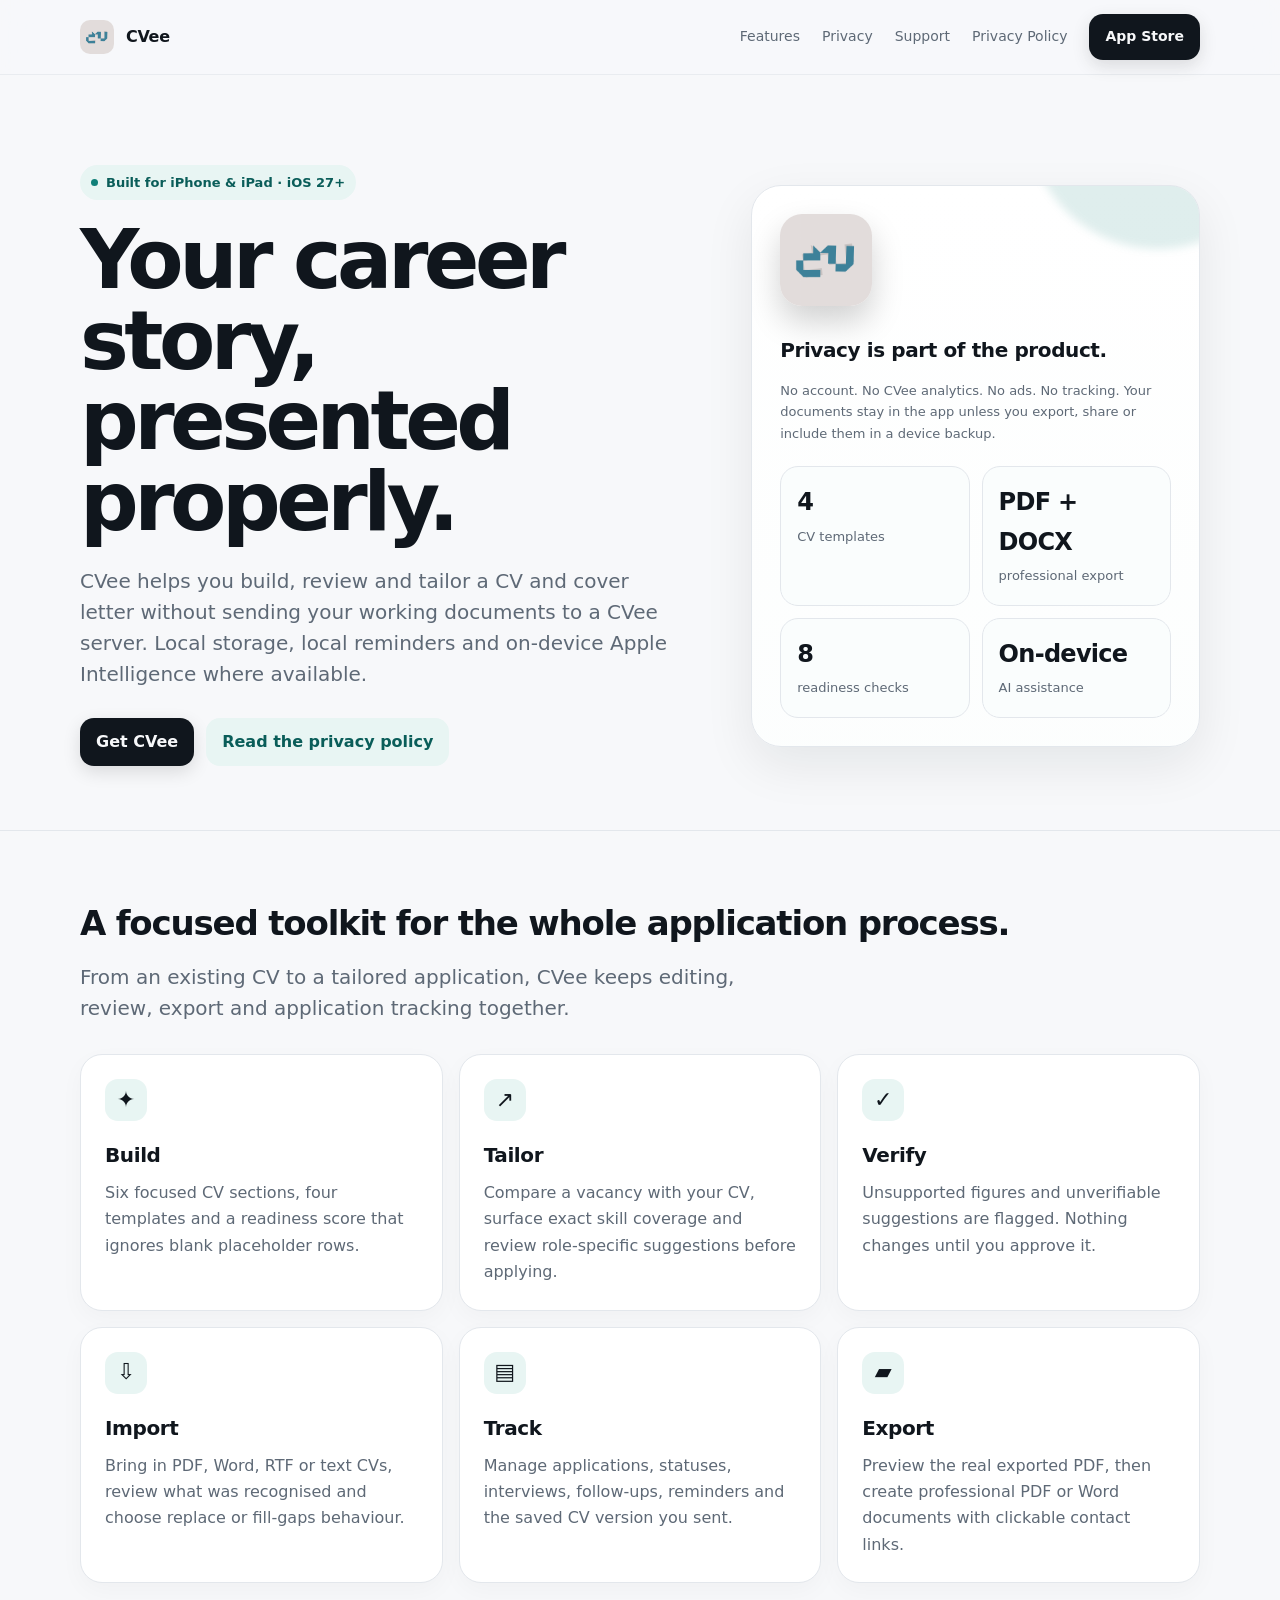
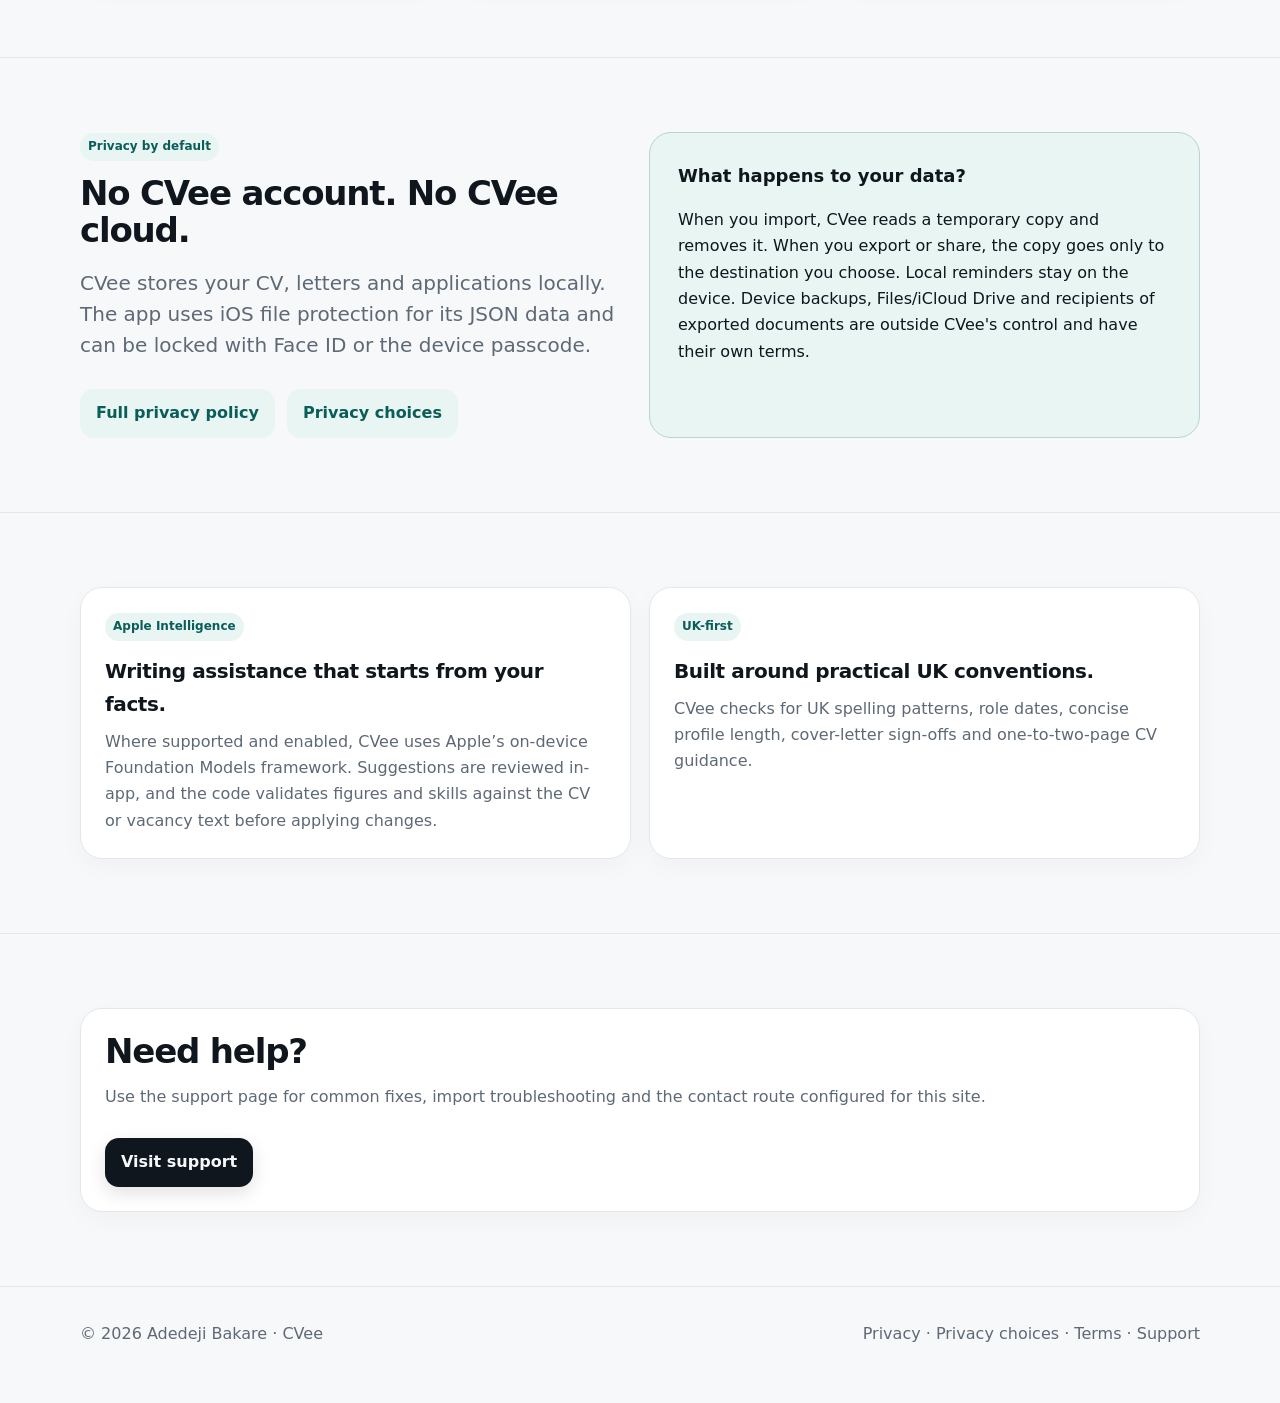
<file: docs/index.html>
<!doctype html><html lang="en-GB"><head><meta charset="utf-8"><meta name="viewport" content="width=device-width,initial-scale=1"><title>CVee — Private, on-device CV writing</title><meta name="description" content="CVee is a private CV and cover-letter builder for iPhone and iPad, with on-device Apple Intelligence features."><link rel="stylesheet" href="styles.css"><link rel="icon" href="assets/cvee-icon.png"></head><body><nav class="nav"><div class="wrap navin"><a class="brand" href="index.html"><img src="assets/cvee-icon.png" alt="CVee app icon"><span>CVee</span></a><div class="links"><a href="index.html#features">Features</a><a href="index.html#privacy">Privacy</a><a href="support.html">Support</a><a href="privacy.html">Privacy Policy</a><a class="button" href="https://apps.apple.com/" aria-label="Open App Store">App Store</a></div></div></nav><main>
<section class="wrap hero"><div><span class="eyebrow"><span class="dot"></span> Built for iPhone &amp; iPad · iOS 27+</span><h1>Your career story, presented properly.</h1><p class="lead">CVee helps you build, review and tailor a CV and cover letter without sending your working documents to a CVee server. Local storage, local reminders and on-device Apple Intelligence where available.</p><div class="actions"><a class="button" href="https://apps.apple.com/">Get CVee</a><a class="button alt" href="privacy.html">Read the privacy policy</a></div></div><div class="hero-card"><img class="appicon" src="assets/cvee-icon.png" alt="CVee icon"><h3 style="margin-top:20px">Privacy is part of the product.</h3><p class="small">No account. No CVee analytics. No ads. No tracking. Your documents stay in the app unless you export, share or include them in a device backup.</p><div class="metric"><div><strong>4</strong><span>CV templates</span></div><div><strong>PDF + DOCX</strong><span>professional export</span></div><div><strong>8</strong><span>readiness checks</span></div><div><strong>On-device</strong><span>AI assistance</span></div></div></div></section>
<section class="section muted" id="features"><div class="wrap"><h2>A focused toolkit for the whole application process.</h2><p class="lead">From an existing CV to a tailored application, CVee keeps editing, review, export and application tracking together.</p><div class="grid" style="margin-top:30px"><article class="card"><div class="icon">✦</div><h3>Build</h3><p>Six focused CV sections, four templates and a readiness score that ignores blank placeholder rows.</p></article><article class="card"><div class="icon">↗</div><h3>Tailor</h3><p>Compare a vacancy with your CV, surface exact skill coverage and review role-specific suggestions before applying.</p></article><article class="card"><div class="icon">✓</div><h3>Verify</h3><p>Unsupported figures and unverifiable suggestions are flagged. Nothing changes until you approve it.</p></article><article class="card"><div class="icon">⇩</div><h3>Import</h3><p>Bring in PDF, Word, RTF or text CVs, review what was recognised and choose replace or fill-gaps behaviour.</p></article><article class="card"><div class="icon">▤</div><h3>Track</h3><p>Manage applications, statuses, interviews, follow-ups, reminders and the saved CV version you sent.</p></article><article class="card"><div class="icon">▰</div><h3>Export</h3><p>Preview the real exported PDF, then create professional PDF or Word documents with clickable contact links.</p></article></div></div></section>
<section class="section" id="privacy"><div class="wrap split"><div><span class="tag">Privacy by default</span><h2 style="margin-top:14px">No CVee account. No CVee cloud.</h2><p class="lead">CVee stores your CV, letters and applications locally. The app uses iOS file protection for its JSON data and can be locked with Face ID or the device passcode.</p><div class="actions"><a class="button alt" href="privacy.html">Full privacy policy</a><a class="button alt" href="privacy-choices.html">Privacy choices</a></div></div><div class="quote"><strong>What happens to your data?</strong><p>When you import, CVee reads a temporary copy and removes it. When you export or share, the copy goes only to the destination you choose. Local reminders stay on the device. Device backups, Files/iCloud Drive and recipients of exported documents are outside CVee's control and have their own terms.</p></div></div></section>
<section class="section muted"><div class="wrap split"><div class="card"><span class="tag">Apple Intelligence</span><h3 style="margin-top:14px">Writing assistance that starts from your facts.</h3><p>Where supported and enabled, CVee uses Apple’s on-device Foundation Models framework. Suggestions are reviewed in-app, and the code validates figures and skills against the CV or vacancy text before applying changes.</p></div><div class="card"><span class="tag">UK-first</span><h3 style="margin-top:14px">Built around practical UK conventions.</h3><p>CVee checks for UK spelling patterns, role dates, concise profile length, cover-letter sign-offs and one-to-two-page CV guidance.</p></div></div></section>
<section class="section"><div class="wrap"><div class="card"><h2>Need help?</h2><p>Use the support page for common fixes, import troubleshooting and the contact route configured for this site.</p><div class="actions"><a class="button" href="support.html">Visit support</a></div></div></div></section>
</main><footer class="footer"><div class="wrap footerin"><div>© 2026 Adedeji Bakare · CVee</div><div><a href="privacy.html">Privacy</a> · <a href="privacy-choices.html">Privacy choices</a> · <a href="terms.html">Terms</a> · <a href="support.html">Support</a></div></div></footer></body></html>
</file>
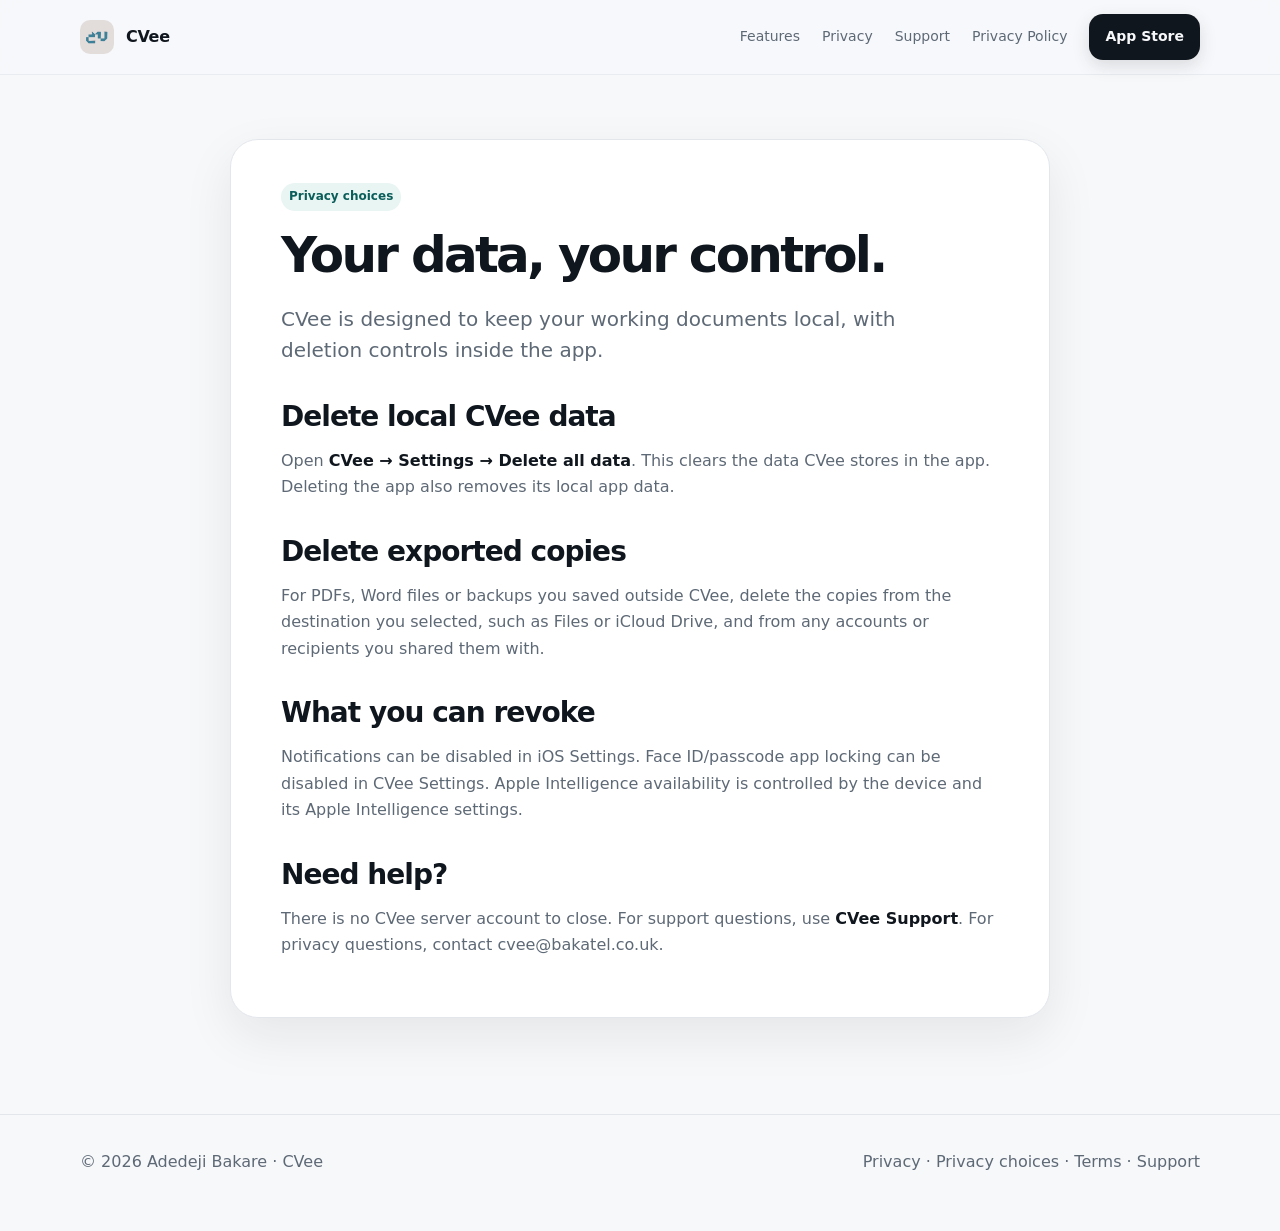
<file: docs/privacy-choices.html>
<!doctype html><html lang="en-GB"><head><meta charset="utf-8"><meta name="viewport" content="width=device-width,initial-scale=1"><title>CVee Privacy Choices</title><link rel="stylesheet" href="styles.css"><link rel="icon" href="assets/cvee-icon.png"></head><body><nav class="nav"><div class="wrap navin"><a class="brand" href="index.html"><img src="assets/cvee-icon.png" alt="CVee app icon"><span>CVee</span></a><div class="links"><a href="index.html#features">Features</a><a href="index.html#privacy">Privacy</a><a href="support.html">Support</a><a href="privacy.html">Privacy Policy</a><a class="button" href="https://apps.apple.com/" aria-label="Open App Store">App Store</a></div></div></nav><main class="doc"><div class="wrap"><article class="doc-shell"><span class="tag">Privacy choices</span><h1>Your data, your control.</h1><p class="lead">CVee is designed to keep your working documents local, with deletion controls inside the app.</p><h2>Delete local CVee data</h2><p>Open <strong>CVee → Settings → Delete all data</strong>. This clears the data CVee stores in the app. Deleting the app also removes its local app data.</p><h2>Delete exported copies</h2><p>For PDFs, Word files or backups you saved outside CVee, delete the copies from the destination you selected, such as Files or iCloud Drive, and from any accounts or recipients you shared them with.</p><h2>What you can revoke</h2><p>Notifications can be disabled in iOS Settings. Face ID/passcode app locking can be disabled in CVee Settings. Apple Intelligence availability is controlled by the device and its Apple Intelligence settings.</p><h2>Need help?</h2><p>There is no CVee server account to close. For support questions, use <a href="support.html"><strong>CVee Support</strong></a>. For privacy questions, contact <a href="mailto:cvee@bakatel.co.uk">cvee@bakatel.co.uk</a>.</p></article></div></main><footer class="footer"><div class="wrap footerin"><div>© 2026 Adedeji Bakare · CVee</div><div><a href="privacy.html">Privacy</a> · <a href="privacy-choices.html">Privacy choices</a> · <a href="terms.html">Terms</a> · <a href="support.html">Support</a></div></div></footer></body></html>
</file>
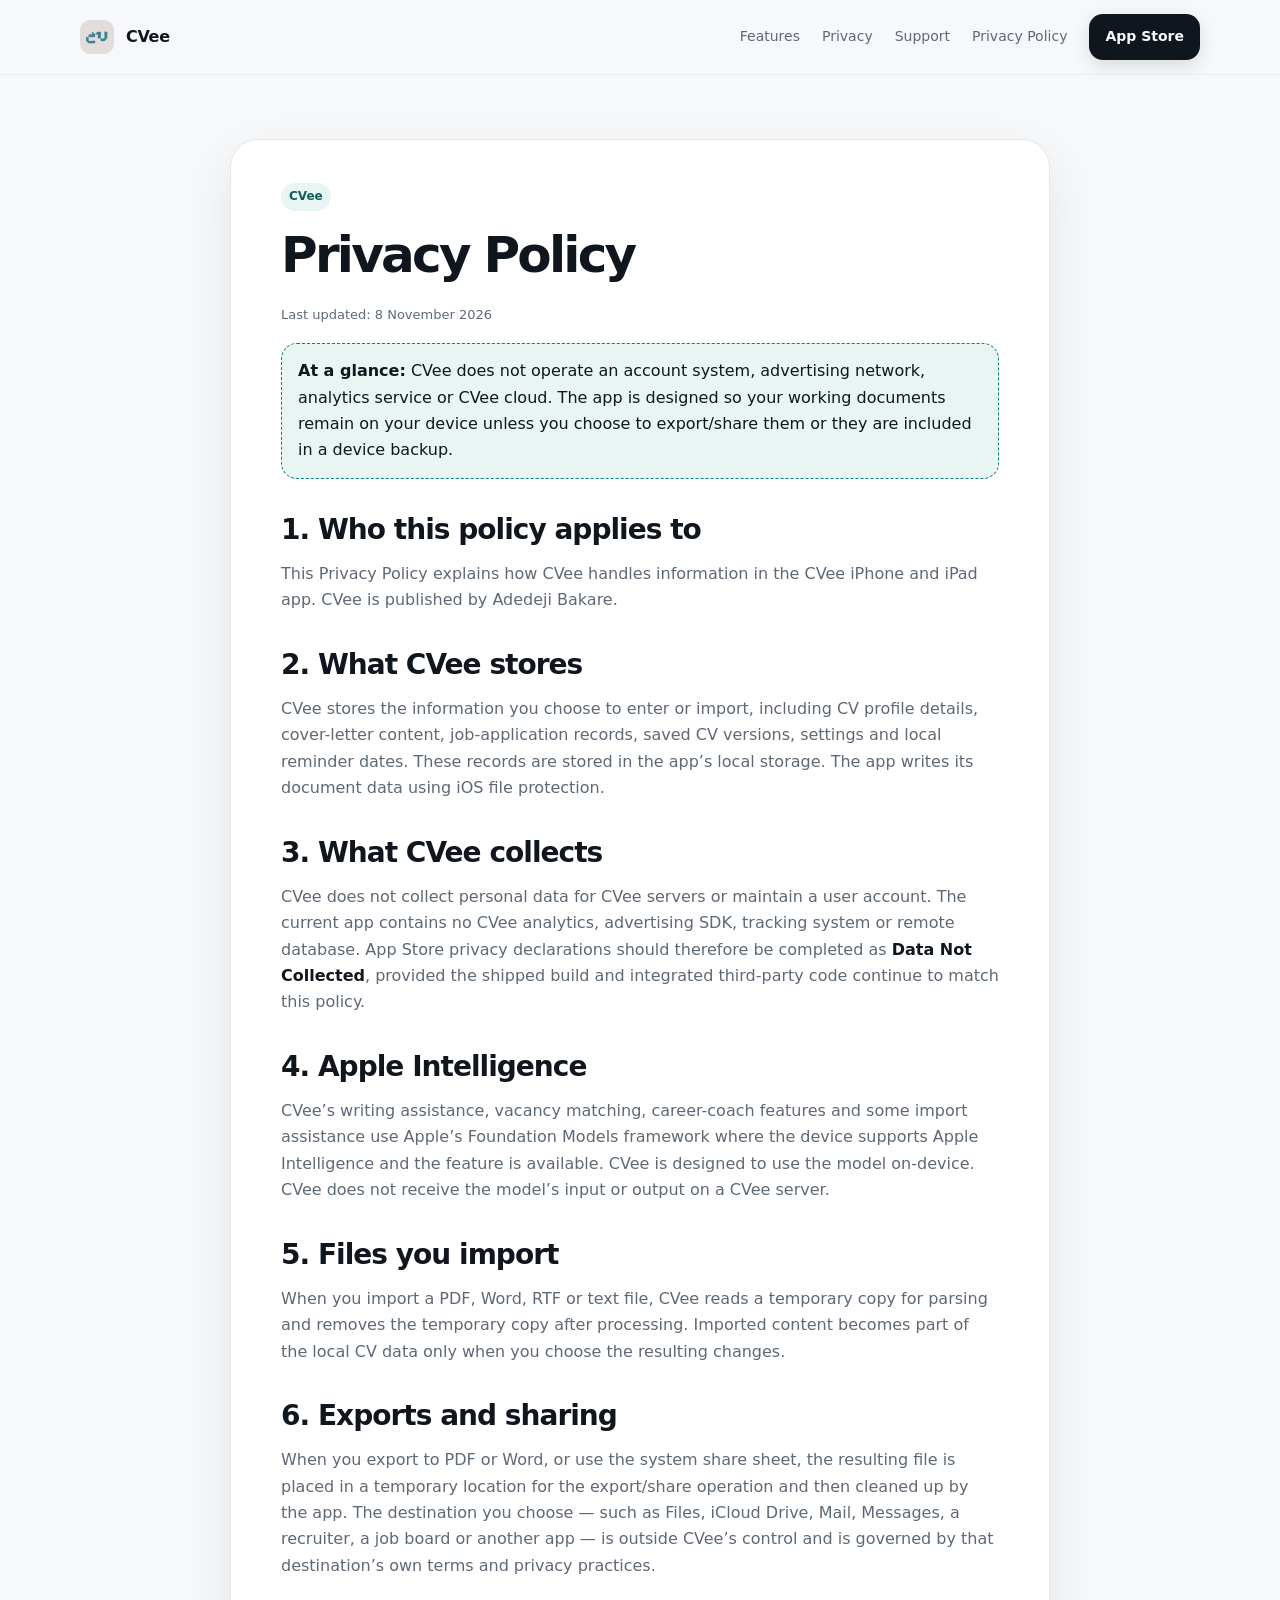
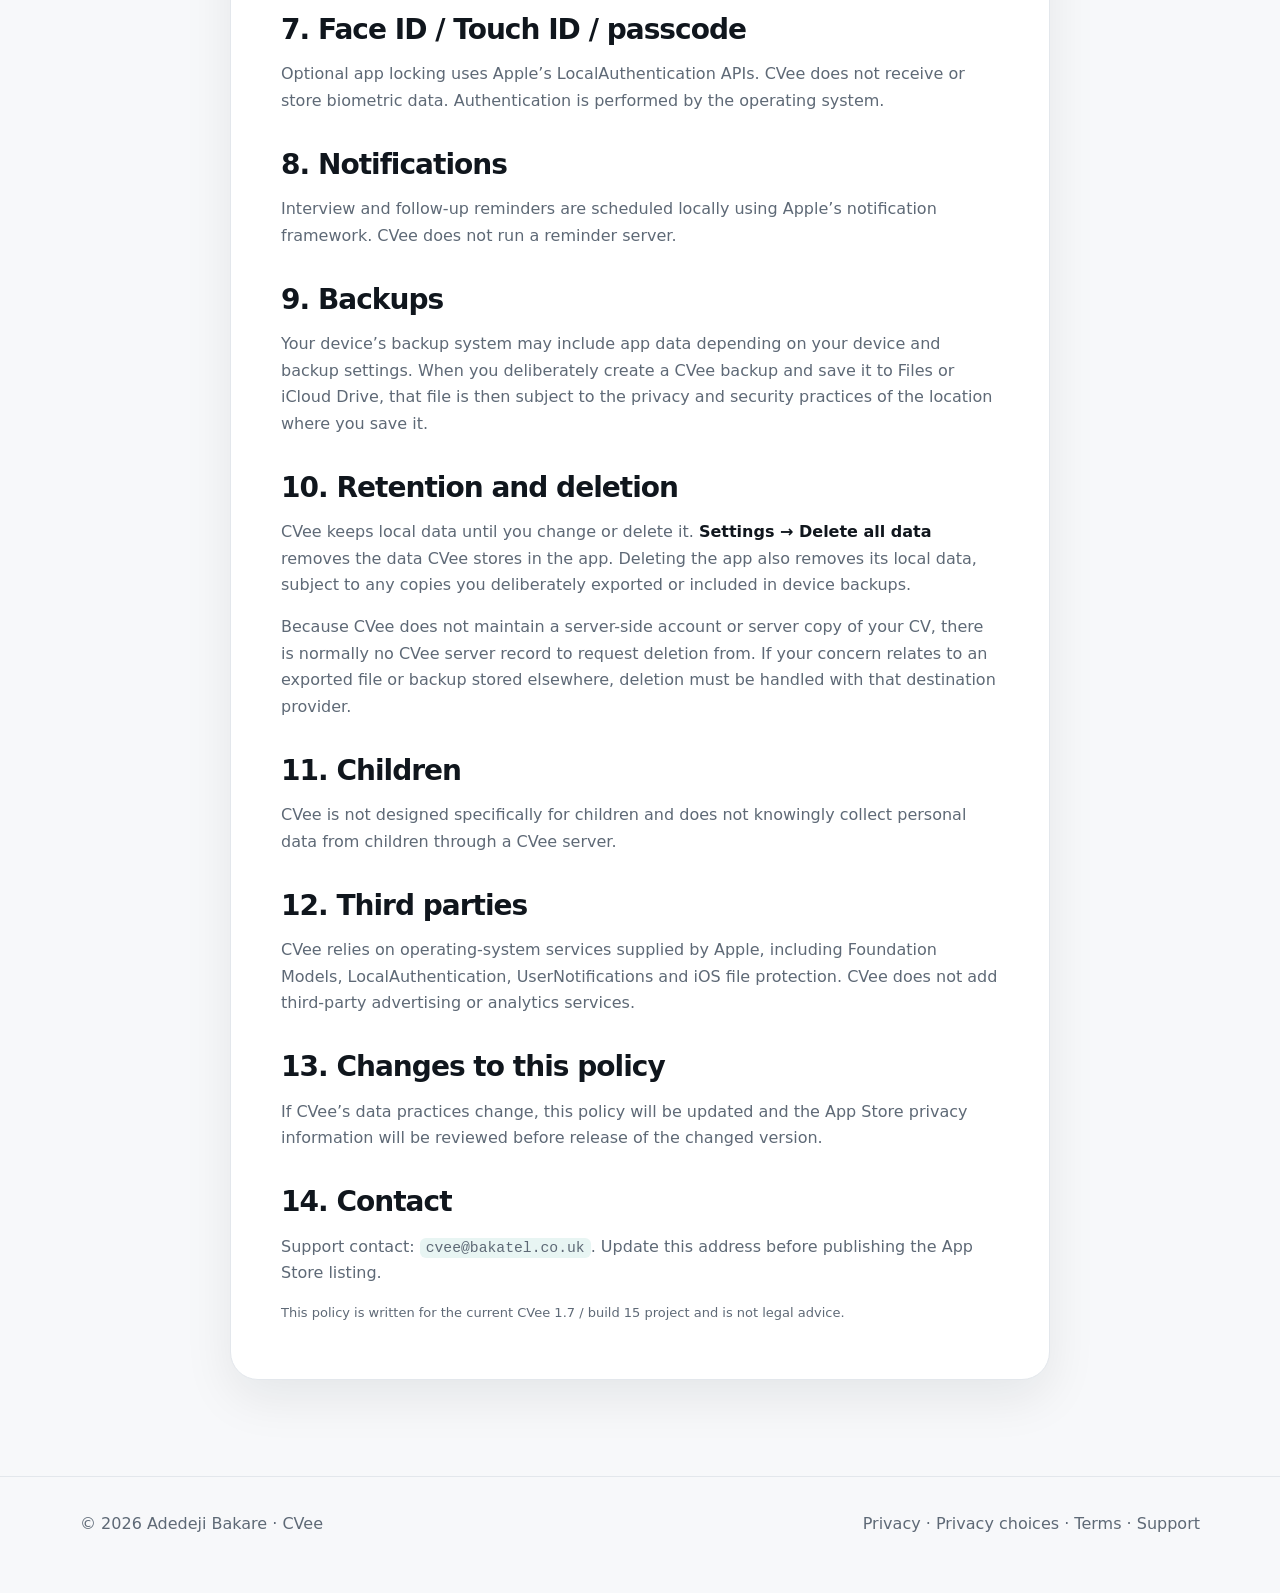
<file: docs/privacy.html>
<!doctype html><html lang="en-GB"><head><meta charset="utf-8"><meta name="viewport" content="width=device-width,initial-scale=1"><title>CVee Privacy Policy</title><meta name="description" content="CVee Privacy Policy"><link rel="stylesheet" href="styles.css"><link rel="icon" href="assets/cvee-icon.png"></head><body><nav class="nav"><div class="wrap navin"><a class="brand" href="index.html"><img src="assets/cvee-icon.png" alt="CVee app icon"><span>CVee</span></a><div class="links"><a href="index.html#features">Features</a><a href="index.html#privacy">Privacy</a><a href="support.html">Support</a><a href="privacy.html">Privacy Policy</a><a class="button" href="https://apps.apple.com/" aria-label="Open App Store">App Store</a></div></div></nav><main class="doc"><div class="wrap"><article class="doc-shell"><span class="tag">CVee</span><h1>Privacy Policy</h1><p class="small">Last updated: 8 November 2026</p><div class="notice"><strong>At a glance:</strong> CVee does not operate an account system, advertising network, analytics service or CVee cloud. The app is designed so your working documents remain on your device unless you choose to export/share them or they are included in a device backup.</div>
<h2>1. Who this policy applies to</h2><p>This Privacy Policy explains how CVee handles information in the CVee iPhone and iPad app. CVee is published by Adedeji Bakare.</p>
<h2>2. What CVee stores</h2><p>CVee stores the information you choose to enter or import, including CV profile details, cover-letter content, job-application records, saved CV versions, settings and local reminder dates. These records are stored in the app’s local storage. The app writes its document data using iOS file protection.</p>
<h2>3. What CVee collects</h2><p>CVee does not collect personal data for CVee servers or maintain a user account. The current app contains no CVee analytics, advertising SDK, tracking system or remote database. App Store privacy declarations should therefore be completed as <strong>Data Not Collected</strong>, provided the shipped build and integrated third-party code continue to match this policy.</p>
<h2>4. Apple Intelligence</h2><p>CVee’s writing assistance, vacancy matching, career-coach features and some import assistance use Apple’s Foundation Models framework where the device supports Apple Intelligence and the feature is available. CVee is designed to use the model on-device. CVee does not receive the model’s input or output on a CVee server.</p>
<h2>5. Files you import</h2><p>When you import a PDF, Word, RTF or text file, CVee reads a temporary copy for parsing and removes the temporary copy after processing. Imported content becomes part of the local CV data only when you choose the resulting changes.</p>
<h2>6. Exports and sharing</h2><p>When you export to PDF or Word, or use the system share sheet, the resulting file is placed in a temporary location for the export/share operation and then cleaned up by the app. The destination you choose — such as Files, iCloud Drive, Mail, Messages, a recruiter, a job board or another app — is outside CVee’s control and is governed by that destination’s own terms and privacy practices.</p>
<h2>7. Face ID / Touch ID / passcode</h2><p>Optional app locking uses Apple’s LocalAuthentication APIs. CVee does not receive or store biometric data. Authentication is performed by the operating system.</p>
<h2>8. Notifications</h2><p>Interview and follow-up reminders are scheduled locally using Apple’s notification framework. CVee does not run a reminder server.</p>
<h2>9. Backups</h2><p>Your device’s backup system may include app data depending on your device and backup settings. When you deliberately create a CVee backup and save it to Files or iCloud Drive, that file is then subject to the privacy and security practices of the location where you save it.</p>
<h2>10. Retention and deletion</h2><p>CVee keeps local data until you change or delete it. <strong>Settings → Delete all data</strong> removes the data CVee stores in the app. Deleting the app also removes its local data, subject to any copies you deliberately exported or included in device backups.</p><p>Because CVee does not maintain a server-side account or server copy of your CV, there is normally no CVee server record to request deletion from. If your concern relates to an exported file or backup stored elsewhere, deletion must be handled with that destination provider.</p>
<h2>11. Children</h2><p>CVee is not designed specifically for children and does not knowingly collect personal data from children through a CVee server.</p>
<h2>12. Third parties</h2><p>CVee relies on operating-system services supplied by Apple, including Foundation Models, LocalAuthentication, UserNotifications and iOS file protection. CVee does not add third-party advertising or analytics services.</p>
<h2>13. Changes to this policy</h2><p>If CVee’s data practices change, this policy will be updated and the App Store privacy information will be reviewed before release of the changed version.</p>
<h2>14. Contact</h2><p>Support contact: <code>cvee@bakatel.co.uk</code>. Update this address before publishing the App Store listing.</p>
<p class="small">This policy is written for the current CVee 1.7 / build 15 project and is not legal advice.</p></article></div></main><footer class="footer"><div class="wrap footerin"><div>© 2026 Adedeji Bakare · CVee</div><div><a href="privacy.html">Privacy</a> · <a href="privacy-choices.html">Privacy choices</a> · <a href="terms.html">Terms</a> · <a href="support.html">Support</a></div></div></footer></body></html>
</file>
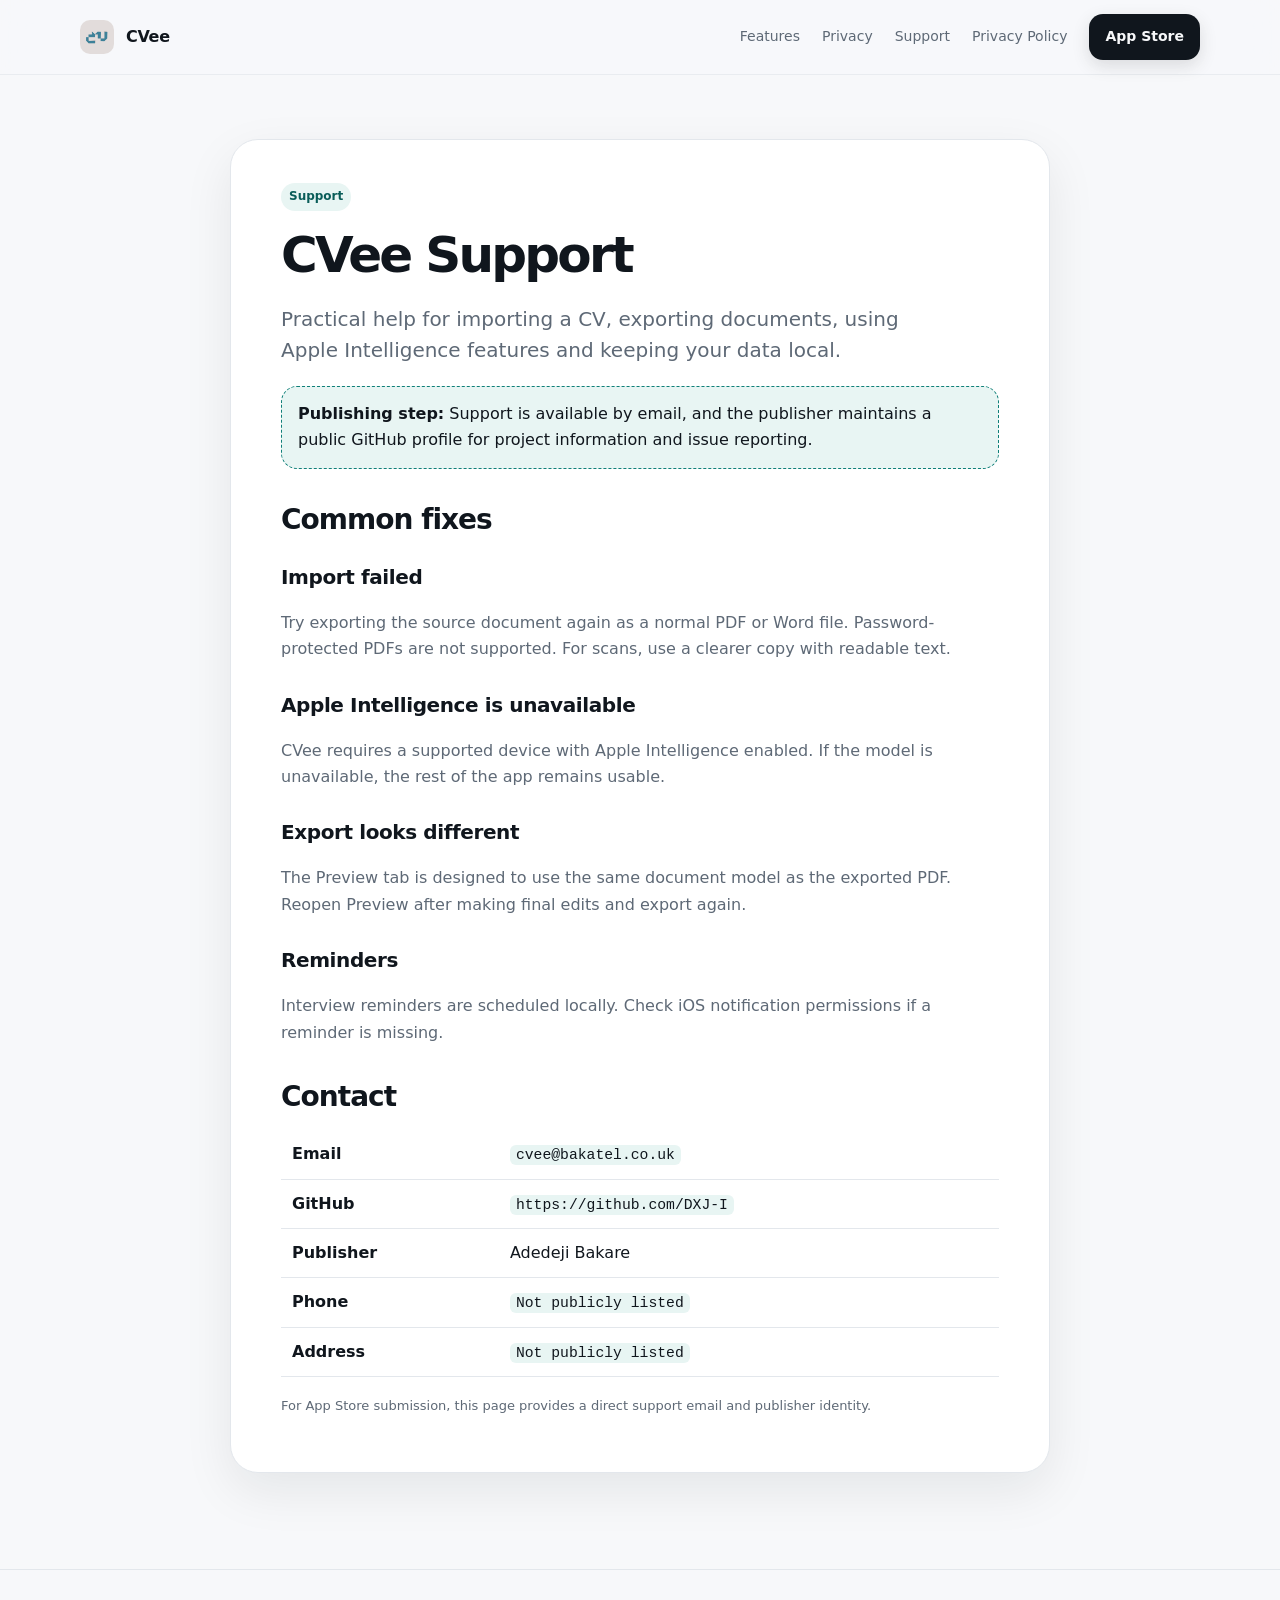
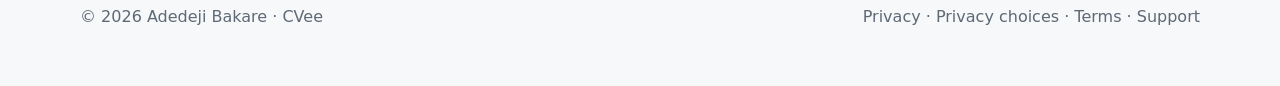
<file: docs/support.html>
<!doctype html><html lang="en-GB"><head><meta charset="utf-8"><meta name="viewport" content="width=device-width,initial-scale=1"><title>CVee Support</title><meta name="description" content="CVee support, troubleshooting and contact information"><link rel="stylesheet" href="styles.css"><link rel="icon" href="assets/cvee-icon.png"></head><body><nav class="nav"><div class="wrap navin"><a class="brand" href="index.html"><img src="assets/cvee-icon.png" alt="CVee app icon"><span>CVee</span></a><div class="links"><a href="index.html#features">Features</a><a href="index.html#privacy">Privacy</a><a href="support.html">Support</a><a href="privacy.html">Privacy Policy</a><a class="button" href="https://apps.apple.com/" aria-label="Open App Store">App Store</a></div></div></nav><main class="doc"><div class="wrap"><article class="doc-shell"><span class="tag">Support</span><h1>CVee Support</h1><p class="lead">Practical help for importing a CV, exporting documents, using Apple Intelligence features and keeping your data local.</p><div class="notice"><strong>Publishing step:</strong> Support is available by email, and the publisher maintains a public GitHub profile for project information and issue reporting.</div><h2>Common fixes</h2><h3>Import failed</h3><p>Try exporting the source document again as a normal PDF or Word file. Password-protected PDFs are not supported. For scans, use a clearer copy with readable text.</p><h3>Apple Intelligence is unavailable</h3><p>CVee requires a supported device with Apple Intelligence enabled. If the model is unavailable, the rest of the app remains usable.</p><h3>Export looks different</h3><p>The Preview tab is designed to use the same document model as the exported PDF. Reopen Preview after making final edits and export again.</p><h3>Reminders</h3><p>Interview reminders are scheduled locally. Check iOS notification permissions if a reminder is missing.</p><h2>Contact</h2><table class="table"><tr><th>Email</th><td><code>cvee@bakatel.co.uk</code></td></tr><tr><th>GitHub</th><td><code>https://github.com/DXJ-I</code></td></tr><tr><th>Publisher</th><td>Adedeji Bakare</td></tr><tr><th>Phone</th><td><code>Not publicly listed</code></td></tr><tr><th>Address</th><td><code>Not publicly listed</code></td></tr></table><p class="small">For App Store submission, this page provides a direct support email and publisher identity.</p></article></div></main><footer class="footer"><div class="wrap footerin"><div>© 2026 Adedeji Bakare · CVee</div><div><a href="privacy.html">Privacy</a> · <a href="privacy-choices.html">Privacy choices</a> · <a href="terms.html">Terms</a> · <a href="support.html">Support</a></div></div></footer></body></html>
</file>
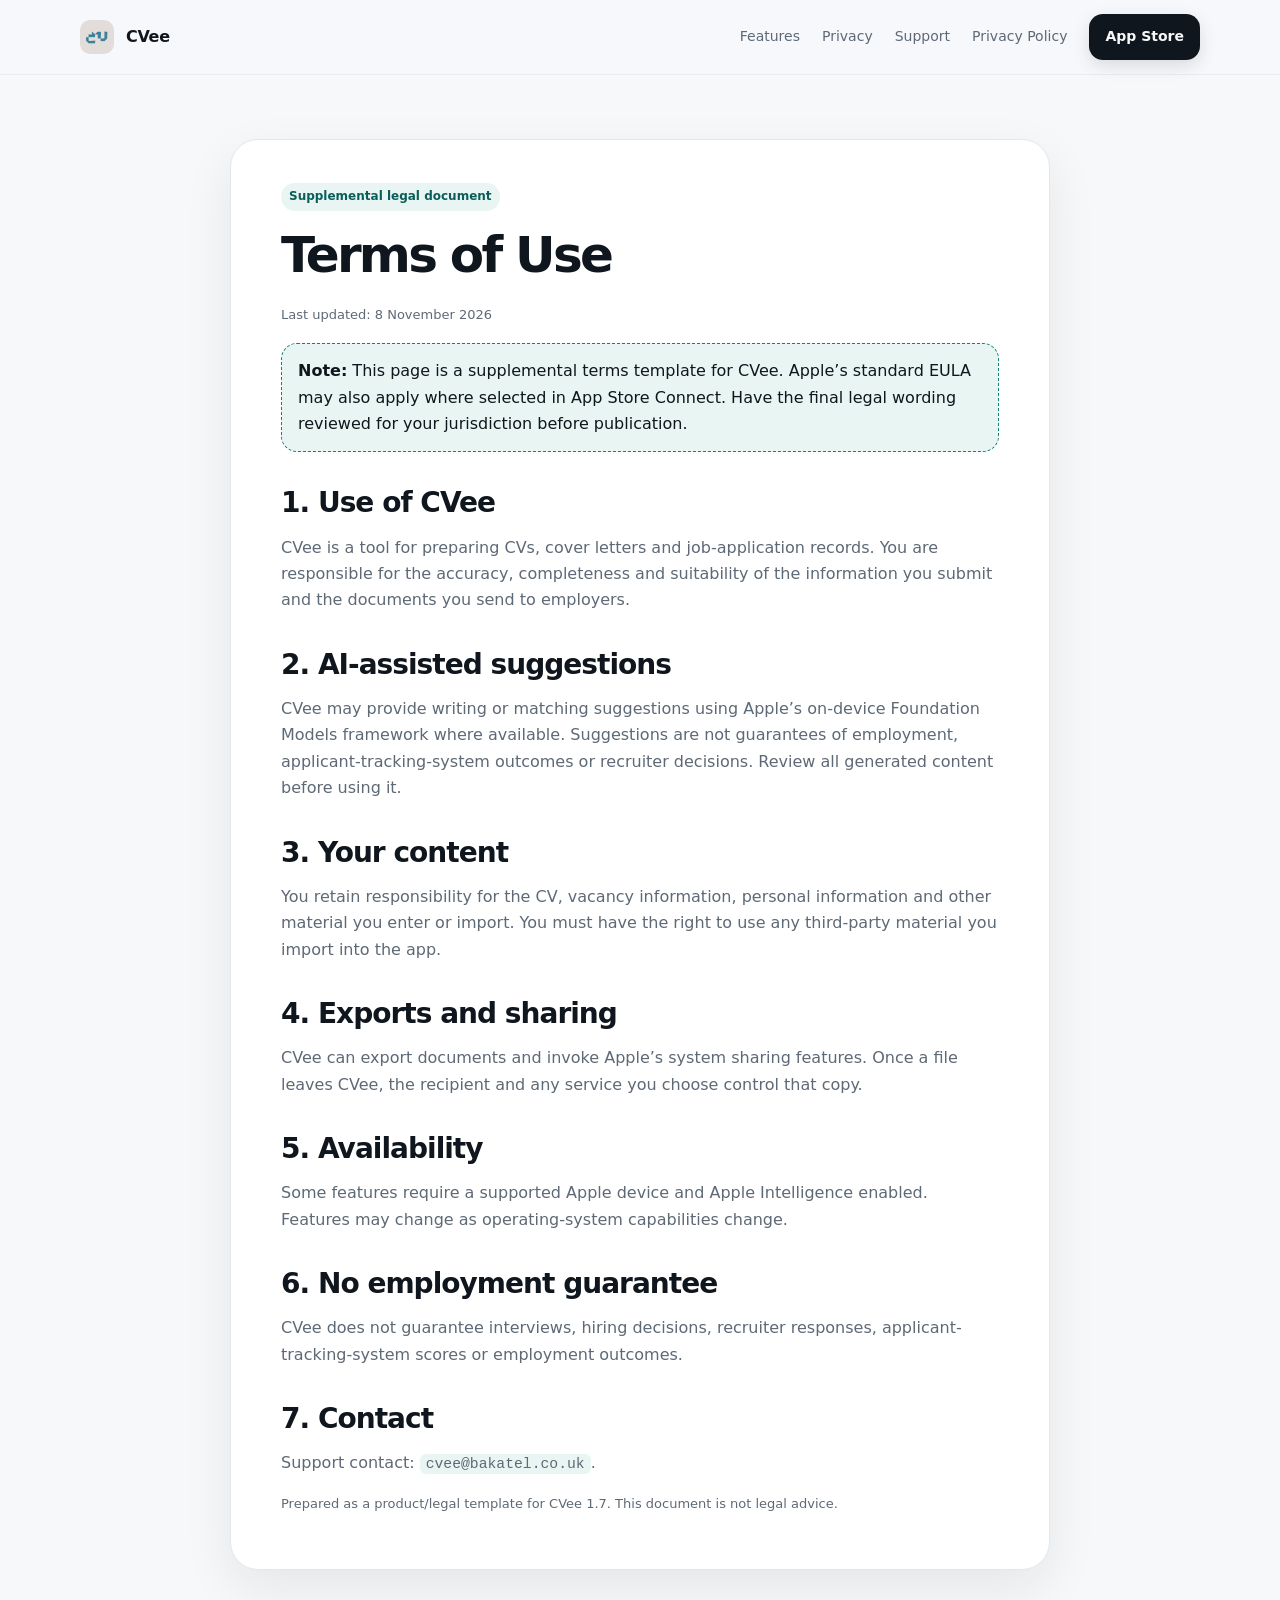
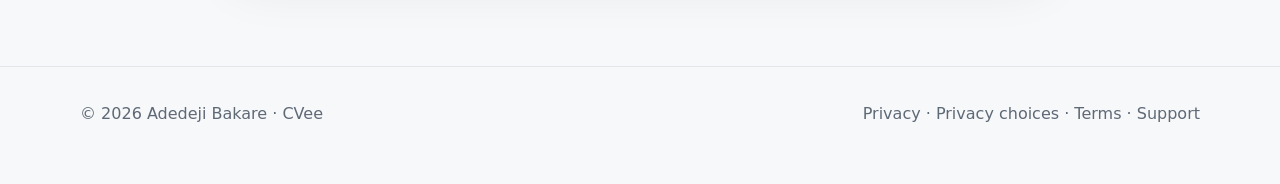
<file: docs/terms.html>
<!doctype html><html lang="en-GB"><head><meta charset="utf-8"><meta name="viewport" content="width=device-width,initial-scale=1"><title>CVee Terms of Use</title><link rel="stylesheet" href="styles.css"><link rel="icon" href="assets/cvee-icon.png"></head><body><nav class="nav"><div class="wrap navin"><a class="brand" href="index.html"><img src="assets/cvee-icon.png" alt="CVee app icon"><span>CVee</span></a><div class="links"><a href="index.html#features">Features</a><a href="index.html#privacy">Privacy</a><a href="support.html">Support</a><a href="privacy.html">Privacy Policy</a><a class="button" href="https://apps.apple.com/" aria-label="Open App Store">App Store</a></div></div></nav><main class="doc"><div class="wrap"><article class="doc-shell"><span class="tag">Supplemental legal document</span><h1>Terms of Use</h1><p class="small">Last updated: 8 November 2026</p><div class="notice"><strong>Note:</strong> This page is a supplemental terms template for CVee. Apple’s standard EULA may also apply where selected in App Store Connect. Have the final legal wording reviewed for your jurisdiction before publication.</div><h2>1. Use of CVee</h2><p>CVee is a tool for preparing CVs, cover letters and job-application records. You are responsible for the accuracy, completeness and suitability of the information you submit and the documents you send to employers.</p><h2>2. AI-assisted suggestions</h2><p>CVee may provide writing or matching suggestions using Apple’s on-device Foundation Models framework where available. Suggestions are not guarantees of employment, applicant-tracking-system outcomes or recruiter decisions. Review all generated content before using it.</p><h2>3. Your content</h2><p>You retain responsibility for the CV, vacancy information, personal information and other material you enter or import. You must have the right to use any third-party material you import into the app.</p><h2>4. Exports and sharing</h2><p>CVee can export documents and invoke Apple’s system sharing features. Once a file leaves CVee, the recipient and any service you choose control that copy.</p><h2>5. Availability</h2><p>Some features require a supported Apple device and Apple Intelligence enabled. Features may change as operating-system capabilities change.</p><h2>6. No employment guarantee</h2><p>CVee does not guarantee interviews, hiring decisions, recruiter responses, applicant-tracking-system scores or employment outcomes.</p><h2>7. Contact</h2><p>Support contact: <code>cvee@bakatel.co.uk</code>.</p><p class="small">Prepared as a product/legal template for CVee 1.7. This document is not legal advice.</p></article></div></main><footer class="footer"><div class="wrap footerin"><div>© 2026 Adedeji Bakare · CVee</div><div><a href="privacy.html">Privacy</a> · <a href="privacy-choices.html">Privacy choices</a> · <a href="terms.html">Terms</a> · <a href="support.html">Support</a></div></div></footer></body></html>
</file>
<file: docs/styles.css>
:root{
  --bg:#f7f8fa;--panel:#ffffff;--text:#10161d;--muted:#5e6976;--line:#e3e7ec;
  --accent:#0f7f78;--accent-2:#0a5d59;--soft:#e8f5f3;--shadow:0 18px 50px rgba(16,22,29,.08);
  --radius:22px;--max:1120px;
}
@media (prefers-color-scheme:dark){:root{--bg:#0a0f12;--panel:#10171b;--text:#f4f7f9;--muted:#a9b3bd;--line:#243036;--accent:#57c9bf;--accent-2:#9be6df;--soft:#0d2a27;--shadow:0 18px 50px rgba(0,0,0,.28)}}
*{box-sizing:border-box}html{scroll-behavior:smooth}body{margin:0;background:var(--bg);color:var(--text);font:16px/1.65 -apple-system,BlinkMacSystemFont,"SF Pro Display","SF Pro Text",Inter,system-ui,sans-serif}a{color:inherit;text-decoration:none}.wrap{width:min(var(--max),calc(100% - 40px));margin:0 auto}.nav{position:sticky;top:0;z-index:10;backdrop-filter:saturate(180%) blur(18px);background:color-mix(in srgb,var(--bg) 82%,transparent);border-bottom:1px solid color-mix(in srgb,var(--line) 75%,transparent)}.navin{height:74px;display:flex;align-items:center;justify-content:space-between;gap:20px}.brand{display:flex;align-items:center;gap:12px;font-weight:800;letter-spacing:-.02em}.brand img{width:34px;height:34px;border-radius:10px}.links{display:flex;gap:22px;align-items:center;color:var(--muted);font-size:14px}.links a:hover{color:var(--text)}.button{display:inline-flex;align-items:center;justify-content:center;padding:11px 16px;border-radius:14px;background:var(--text);color:var(--bg);font-weight:700;box-shadow:0 6px 18px rgba(0,0,0,.12)}.button.alt{background:var(--soft);color:var(--accent-2);box-shadow:none}.hero{padding:90px 0 64px;display:grid;grid-template-columns:1.15fr .85fr;gap:64px;align-items:center}.eyebrow{display:inline-flex;gap:8px;align-items:center;padding:7px 11px;border-radius:999px;background:var(--soft);color:var(--accent-2);font-size:13px;font-weight:800}.eyebrow .dot{width:7px;height:7px;border-radius:50%;background:var(--accent)}h1{font-size:clamp(46px,7vw,82px);line-height:.98;letter-spacing:-.055em;margin:20px 0 24px}h2{font-size:34px;letter-spacing:-.035em;line-height:1.08;margin:0 0 14px}h3{font-size:20px;letter-spacing:-.02em;margin:0 0 8px}.lead{font-size:20px;line-height:1.55;color:var(--muted);max-width:680px}.actions{display:flex;gap:12px;flex-wrap:wrap;margin-top:28px}.hero-card{background:linear-gradient(180deg,var(--panel),color-mix(in srgb,var(--panel) 88%,var(--soft)));border:1px solid var(--line);border-radius:30px;padding:28px;box-shadow:var(--shadow);position:relative;overflow:hidden}.hero-card:before{content:"";position:absolute;inset:-35% -20% auto auto;width:260px;height:260px;border-radius:50%;background:color-mix(in srgb,var(--accent) 13%,transparent);filter:blur(4px)}.appicon{width:92px;height:92px;border-radius:22px;box-shadow:0 16px 32px rgba(0,0,0,.18)}.metric{display:grid;grid-template-columns:repeat(2,1fr);gap:12px;margin-top:22px}.metric>div{border:1px solid var(--line);border-radius:18px;padding:16px;background:color-mix(in srgb,var(--panel) 80%,var(--soft))}.metric strong{display:block;font-size:24px;letter-spacing:-.03em}.metric span{color:var(--muted);font-size:13px}.section{padding:74px 0}.section.muted{border-top:1px solid var(--line);border-bottom:1px solid var(--line)}.grid{display:grid;grid-template-columns:repeat(3,1fr);gap:16px}.card{background:var(--panel);border:1px solid var(--line);border-radius:var(--radius);padding:24px;box-shadow:0 8px 24px rgba(16,22,29,.03)}.icon{font-size:22px;width:42px;height:42px;display:grid;place-items:center;border-radius:13px;background:var(--soft);margin-bottom:18px}.card p{margin:0;color:var(--muted)}.split{display:grid;grid-template-columns:1fr 1fr;gap:18px}.quote{padding:28px;background:var(--soft);border-radius:var(--radius);border:1px solid color-mix(in srgb,var(--accent) 20%,var(--line))}.quote strong{display:block;font-size:18px;margin-bottom:8px}.small{font-size:13px;color:var(--muted)}.footer{padding:34px 0 56px;border-top:1px solid var(--line);color:var(--muted)}.footerin{display:flex;justify-content:space-between;gap:18px;flex-wrap:wrap}.doc{padding:64px 0 96px}.doc-shell{max-width:820px;margin:0 auto;background:var(--panel);border:1px solid var(--line);border-radius:28px;padding:42px 50px;box-shadow:var(--shadow)}.doc h1{font-size:50px}.doc h2{margin-top:36px;font-size:28px}.doc h3{margin-top:26px}.doc p,.doc li{color:var(--muted)}.doc strong{color:var(--text)}.notice{padding:14px 16px;border:1px dashed var(--accent);background:var(--soft);border-radius:16px;color:var(--text);margin:18px 0}.table{width:100%;border-collapse:collapse;margin:18px 0}.table th,.table td{padding:11px;border-bottom:1px solid var(--line);text-align:left;vertical-align:top}.table th{color:var(--text)}code{font-family:ui-monospace,SFMono-Regular,Menlo,monospace;font-size:.92em;background:var(--soft);padding:2px 6px;border-radius:6px}.tag{display:inline-block;padding:4px 8px;border-radius:999px;background:var(--soft);color:var(--accent-2);font-size:12px;font-weight:700}.config{font-family:ui-monospace,SFMono-Regular,Menlo,monospace;font-size:13px;padding:12px 14px;background:#0d1317;color:#d9f8f3;border-radius:14px;overflow:auto}@media(max-width:860px){.hero,.split{grid-template-columns:1fr}.hero{padding-top:60px}.grid{grid-template-columns:1fr 1fr}.links a:not(.button){display:none}.doc-shell{padding:28px 22px}}@media(max-width:540px){.wrap{width:min(var(--max),calc(100% - 26px))}.hero{gap:36px}.grid{grid-template-columns:1fr}.doc h1{font-size:40px}.lead{font-size:18px}.navin{height:64px}.button{padding:10px 13px}}
</file>
